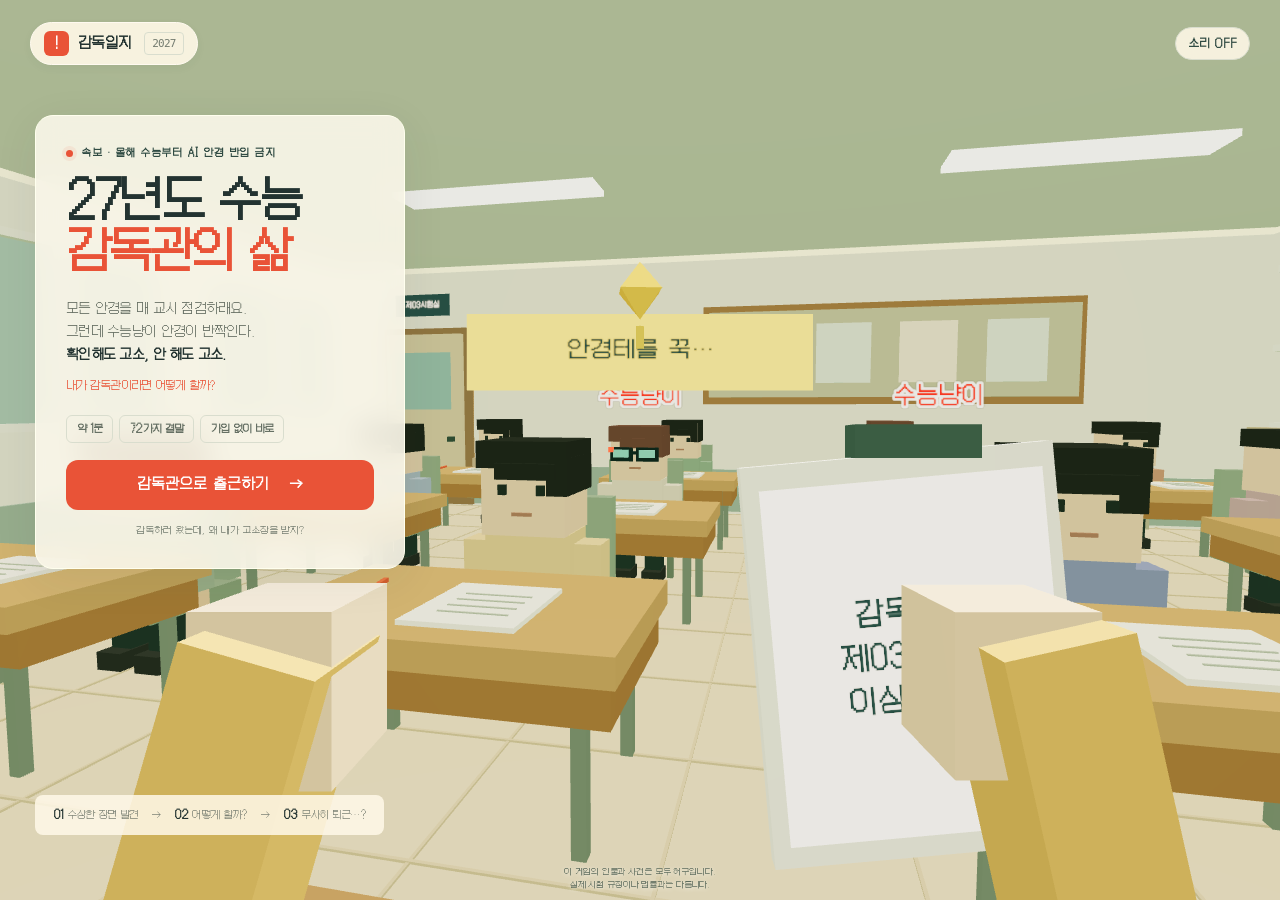
<file: index.html>
<!doctype html>
<html lang="ko">
<head>
<meta charset="utf-8"><meta name="viewport" content="width=device-width, initial-scale=1, viewport-fit=cover"><meta name="theme-color" content="#f5f2e9">
<title>27년도 수능 감독관의 삶</title>
<meta name="description" content="올해 수능부터 AI 안경 반입 금지. 감독관이 되어 수능냥이의 안경을 확인해 보세요. 확인해도, 모른 척해도 고소장이 날아오는 1인칭 3D 게임입니다.">
<meta property="og:title" content="27년도 수능 감독관의 삶"><meta property="og:description" content="AI 안경 확인하려다 고소, 그냥 둬도 고소. 너라면 어떻게 할래?"><meta property="og:type" content="website"><meta property="og:image" content="https://gwonsu829-gif.github.io/proctor-dilemma/og.png"><meta property="og:url" content="https://gwonsu829-gif.github.io/proctor-dilemma/">
<meta name="twitter:card" content="summary_large_image"><link rel="icon" type="image/svg+xml" href="icon.svg"><link rel="stylesheet" href="style.css"><link rel="stylesheet" href="world.css"><link rel="stylesheet" href="fps.css"><link rel="stylesheet" href="ending.css">
</head>
<body class="world-mode">
<div id="world" aria-label="감독관 1인칭 시점의 3D 시험장"><canvas id="world-canvas" aria-label="3D 수능 시험장"></canvas></div>
<div id="world-loading"><span class="load-mark">2027</span><b>시험장 들어가는 중…</b><small>감독관님, 오늘도 잘 부탁드립니다.</small></div>
<header class="mast"><a href="./" class="brand" aria-label="처음으로"><span class="brand-icon">!</span> 감독일지 <span class="edition">2027</span></a><button id="sound" class="icon-button" aria-label="효과음 켜기" aria-pressed="false">소리 OFF</button></header>
<main id="app"></main>
<footer>이 게임의 인물과 사건은 모두 허구입니다.<br>실제 시험 규정이나 법률과는 다릅니다.</footer>
<div id="toast" role="status" aria-live="polite"></div>
<dialog id="share-dialog"><form method="dialog"><button class="close" aria-label="닫기">×</button></form><h2>친구에게 결과 보내기</h2><p>아래 내용을 복사해 보내주세요.</p><textarea id="share-copy" readonly aria-label="공유 내용"></textarea><button id="copy-again" class="primary">공유 문구 복사</button></dialog>
<script src="story.js"></script><script src="app.js"></script><script type="module" src="firstperson.js"></script>
</body></html>
</file>
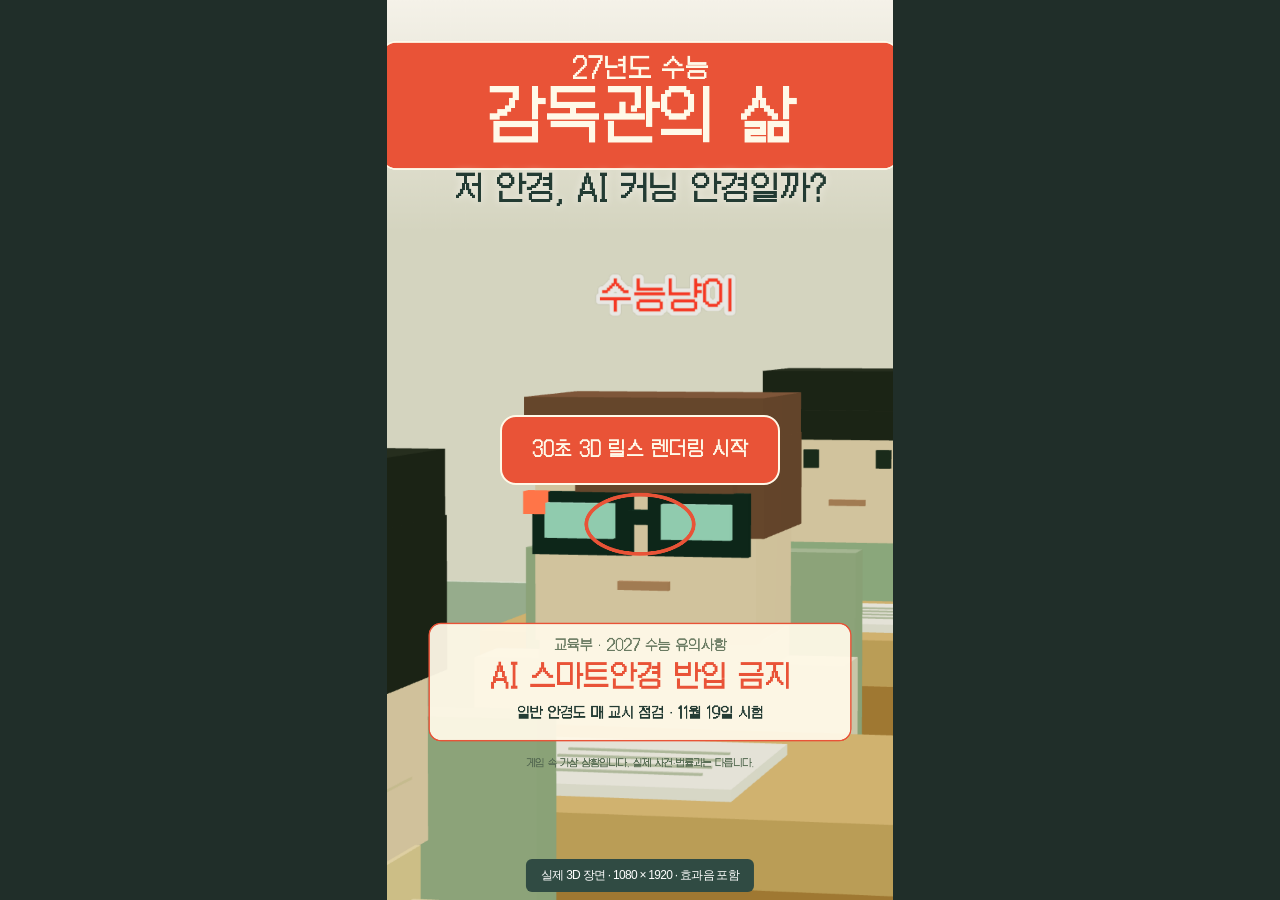
<file: reel.html>
<!doctype html><html lang="ko"><meta charset="utf-8"><meta name="viewport" content="width=device-width,initial-scale=1"><title>27년도 수능 감독관의 삶 · 릴스 스튜디오</title><link rel="stylesheet" href="style.css"><style>html,body{margin:0;width:100%;height:100%;overflow:hidden;background:#202e29}#world,#world-hud,#world-loading{position:fixed;left:-9999px;top:0;width:720px;height:1280px}#world-canvas{width:720px;height:1280px}#reel{display:block;width:auto;height:100dvh;max-width:100vw;margin:auto;object-fit:contain}#record{position:fixed;left:50%;top:50%;transform:translate(-50%,-50%);z-index:8;padding:20px 30px;background:#e95337;color:#fff9e8;font:900 18px GameSans,sans-serif;border:2px solid #fff9e8;border-radius:16px;cursor:pointer}#status{position:fixed;bottom:8px;left:50%;transform:translateX(-50%);background:#304b43;color:white;border-radius:6px;padding:8px 15px;font:12px sans-serif}#status a{color:#ffdf77}</style><div id="world"><canvas id="world-canvas"></canvas></div><div id="world-loading"></div><canvas id="reel" width="1080" height="1920"></canvas><button id="record">30초 3D 릴스 렌더링 시작</button><div id="status">실제 3D 장면 · 1080 × 1920 · 효과음 포함</div><script type="module" src="reel.js"></script></html>
</file>
<file: style.css>
@font-face{font-family:GameSans;src:url('font.woff2') format('woff2');font-display:swap}*{box-sizing:border-box} :root{--paper:#f5f2e9;--ink:#233331;--muted:#747c70;--red:#e95337;--green:#304b43;--line:#d9ddce;--yellow:#f3cb5b}body{margin:0;background:var(--paper);color:var(--ink);font-family:GameSans,'Malgun Gothic',system-ui,sans-serif;letter-spacing:-.045em}button,a{-webkit-tap-highlight-color:transparent}button{font:inherit;cursor:pointer}button:focus-visible,a:focus-visible,summary:focus-visible{outline:3px solid var(--red);outline-offset:4px}.mast{max-width:1080px;padding:24px 30px;margin:auto;display:flex;align-items:center;justify-content:space-between}.brand{color:var(--ink);text-decoration:none;font-weight:900;display:flex;align-items:center;gap:9px;font-size:17px}.brand-icon{width:25px;height:25px;display:grid;place-items:center;border-radius:6px;background:var(--red);color:white}.edition{font:11px ui-monospace,monospace;border:1px solid var(--line);padding:4px 7px;border-radius:4px;color:var(--muted);margin-left:4px}.icon-button{background:transparent;border:1px solid var(--line);border-radius:30px;padding:8px 12px;color:var(--muted);font-size:11px;font-weight:800}main{max-width:1000px;margin:18px auto 0;padding:0 28px;min-height:630px}h1,h2,p{margin:0}h1{font-size:clamp(40px,6vw,72px);line-height:1.13;font-weight:900;letter-spacing:-.075em}h1 em{font-style:normal;color:var(--red)}.eyebrow{font-size:11px;letter-spacing:.15em;font-weight:800;display:flex;align-items:center;gap:8px;margin-bottom:22px}.dot{width:7px;height:7px;border-radius:50%;background:var(--red);box-shadow:0 0 0 4px #e9533715}.hero{display:grid;grid-template-columns:1fr 1fr;align-items:center;gap:45px;padding:38px 0 14px}.lede{font-size:16px;line-height:1.8;margin:22px 0;color:#697166}.lede strong{color:var(--ink)}.primary{background:var(--red);border:0;color:white;border-radius:12px;min-height:54px;padding:16px 22px;font-weight:900;font-size:16px;display:flex;align-items:center;justify-content:center;gap:20px;transition:transform .15s,background .15s}.primary:hover{background:#ce4029;transform:translateY(-2px)}.hero .primary{width:100%}.small-note{color:var(--muted);font-size:11px;line-height:1.7;margin-top:13px;text-align:center;letter-spacing:-.02em}.chips{display:flex;gap:8px;flex-wrap:wrap;margin:24px 0}.chip{border:1px solid var(--line);padding:6px 10px;border-radius:6px;font-size:11px;font-weight:800;color:#667064}.scene-wrap{border:2px solid var(--ink);border-radius:18px;overflow:hidden;background:#d9e5d3;box-shadow:6px 7px 0 #23333112;position:relative}.scene-top{display:flex;justify-content:space-between;align-items:center;background:var(--green);color:#e9efe0;padding:12px 16px;font:10px ui-monospace,monospace;letter-spacing:.04em}.scene-top b{color:var(--yellow)}.scene-art{display:block;width:100%;height:auto}.scene-caption{padding:13px 15px;background:#fffbef;border-top:2px solid var(--ink);font-size:12px;text-align:center;font-weight:800}.scene-caption span{color:var(--red)}.sticker{position:absolute;right:12px;top:68px;transform:rotate(9deg);background:var(--yellow);padding:8px 10px;font-size:11px;font-weight:900;border:1.5px solid var(--ink);box-shadow:2px 2px 0 var(--ink)}.rule-strip{display:flex;border-top:1px solid var(--line);border-bottom:1px solid var(--line);padding:18px 0;gap:22px;margin-top:35px;color:#7d8377;font-size:12px;justify-content:center}.rule-strip b{color:var(--ink)}footer{padding:30px 24px;text-align:center;font-size:10px;color:#8a9085;line-height:1.9;letter-spacing:-.015em}.game{max-width:570px;margin:8px auto}.game-bar{display:flex;align-items:center;justify-content:space-between;margin:0 0 16px;font-size:11px;font-weight:800;color:var(--muted)}.steps{display:flex;gap:5px}.steps i{width:21px;height:5px;border-radius:3px;background:#d9ddce}.steps i.active{background:var(--red)}.game .scene-wrap{max-width:440px;margin:auto}.game .scene-art{max-height:265px}.story{padding:25px 0 18px}.story .kicker{font-size:10px;font-weight:900;color:var(--red);letter-spacing:.1em;margin-bottom:10px}.story h2{font-size:25px;line-height:1.45;letter-spacing:-.055em}.story p{font-size:13px;line-height:1.8;color:#72796e;margin-top:10px}.quote{background:#fffdf5;border:1px solid var(--line);border-radius:12px;padding:16px 18px;margin:15px 0 0;font-size:17px;font-weight:900;line-height:1.6;position:relative}.quote small{display:block;font-size:10px;color:var(--muted);font-weight:600;margin-top:6px}.choices{display:grid;gap:9px}.choice{width:100%;display:flex;align-items:center;text-align:left;gap:13px;border:1.5px solid #d1d8c8;background:#faf9f1;border-radius:11px;padding:14px 16px;min-height:58px;color:var(--ink);transition:transform .12s,border-color .12s,background .12s}.choice:hover{border-color:var(--green);background:#fff;transform:translateX(3px)}.choice .key{display:grid;place-items:center;min-width:25px;height:25px;border:1px solid #d9ddce;border-radius:6px;font:11px monospace;color:var(--muted)}.choice .txt{flex:1;font-size:14px;font-weight:900}.choice .txt small{display:block;font-size:10px;font-weight:500;color:var(--muted);margin-top:4px}.choice .arrow{color:#9ba191}.progress-note{font-size:10px;color:var(--muted);text-align:center;margin-top:15px}.notice{display:flex;gap:10px;background:#edeedf;padding:13px;border-radius:8px;font-size:11px;line-height:1.7;margin-bottom:15px}.notice strong{white-space:nowrap}.result{max-width:520px;margin:10px auto;text-align:center}.result-top{font-size:11px;color:var(--muted);letter-spacing:.08em;margin-bottom:15px}.document{background:#fffdf5;text-align:left;border:1px solid #d0d4c5;box-shadow:5px 6px 0 #2333310d;padding:30px 27px;position:relative;overflow:hidden}.document:before{content:'';position:absolute;top:0;left:0;right:0;height:5px;background:repeating-linear-gradient(90deg,var(--red) 0 17px,transparent 17px 27px)}.doc-head{display:flex;justify-content:space-between;font-size:9px;font-weight:700;letter-spacing:.05em;color:var(--muted);border-bottom:1px solid var(--line);padding-bottom:15px;margin-bottom:25px}.document h1{font-size:38px;line-height:1.25;max-width:300px;margin-bottom:22px}.stamp{position:absolute;right:22px;top:65px;transform:rotate(-12deg);color:var(--red);border:4px double var(--red);font-size:24px;font-weight:900;padding:6px 10px;opacity:.88;animation:stamp .4s cubic-bezier(.2,.8,.3,1) both}.label{font-size:10px;color:var(--muted);font-weight:800;margin:17px 0 6px}.evidence{font-size:14px;font-weight:800;line-height:1.6;padding:13px;background:#eeefe4;border-left:3px solid var(--green)}.charge{color:var(--red);font-size:23px;font-weight:900}.explain{font-size:12px;line-height:1.85;color:#737a6e;margin-top:9px}.final-quote{margin-top:18px;border-top:1px dashed var(--line);padding-top:15px;font-size:13px;font-weight:900;line-height:1.7}.doc-bottom{display:flex;justify-content:space-between;margin-top:25px;font:10px monospace;color:var(--muted)}.result-actions{display:grid;gap:9px;margin-top:20px}.secondary{background:transparent;border:1.5px solid #cbd3c1;border-radius:11px;min-height:47px;font-size:13px;font-weight:800;color:var(--ink);padding:12px}.action-row{display:grid;grid-template-columns:1fr 1fr;gap:9px}.collection{margin-top:24px;text-align:left;border-top:1px solid var(--line);padding-top:18px}.collection summary{cursor:pointer;font-size:12px;font-weight:800}.ending-grid{display:grid;grid-template-columns:repeat(3,1fr);gap:7px;margin-top:13px}.ending-cell{border:1px solid var(--line);padding:10px 6px;border-radius:7px;font-size:10px;text-align:center;color:#949b8d;background:#eeefe7}.ending-cell.found{color:var(--green);background:#dfe8d6;font-weight:800}.challenge{background:#e2e9d8;border:1px solid #c4d2b7;padding:13px;border-radius:8px;font-size:12px;line-height:1.6;margin-bottom:22px}.challenge b{color:var(--red)}#toast{position:fixed;bottom:35px;left:50%;transform:translate(-50%,20px);background:var(--ink);color:white;max-width:90%;width:max-content;padding:12px 18px;border-radius:9px;font-size:12px;opacity:0;transition:.2s;pointer-events:none;z-index:5}#toast.show{opacity:1;transform:translate(-50%,0)}dialog{border:1px solid var(--line);border-radius:16px;padding:28px;max-width:430px;width:90%;background:var(--paper);color:var(--ink)}dialog::backdrop{background:#23333199}dialog p{font-size:13px;margin:12px 0;color:var(--muted)}dialog textarea{width:100%;height:150px;border:1px solid var(--line);padding:12px;font:13px GameSans,system-ui;resize:none;line-height:1.7}dialog .primary{width:100%;margin-top:12px}.close{position:absolute;right:13px;top:7px;background:none;border:0;font-size:25px;color:var(--muted)}.enter{animation:enter .25s ease-out}@keyframes enter{from{opacity:0;transform:translateY(8px)}to{opacity:1;transform:translateY(0)}}@keyframes stamp{from{opacity:0;transform:rotate(-12deg) scale(2)}to{opacity:.88;transform:rotate(-12deg) scale(1)}}.floating{animation:float 2s ease-in-out infinite}.blink{animation:blink 1.6s steps(2,end) infinite}@keyframes float{50%{transform:translateY(-4px)}}@keyframes blink{50%{opacity:.35}}@media(min-width:760px){.game{padding-top:8px}.game .story h2{font-size:27px}}@media(max-width:700px){.mast{padding:17px 20px}main{padding:0 20px;margin-top:0;min-height:0}.hero{grid-template-columns:1fr;gap:24px;padding:22px 0 6px}.hero-text{text-align:center}.eyebrow{justify-content:center;margin-bottom:17px}h1{font-size:48px}.lede{font-size:14px;margin:16px 0 19px}.chips{justify-content:center;margin:18px 0}.hero .scene-wrap{max-width:370px;width:100%;margin:auto;grid-row:2}.hero .scene-art{max-height:245px}.rule-strip{gap:12px;font-size:10px;margin-top:25px;flex-wrap:wrap}.game{margin-top:9px}.game .scene-art{max-height:210px}.game .scene-top{padding:9px 12px}.game .scene-caption{padding:10px;font-size:10px}.story{padding:20px 0 14px}.story h2{font-size:23px}.story p{font-size:12px}.choice{min-height:54px;padding:12px 13px}.document{padding:26px 20px}.document h1{font-size:33px;max-width:240px}.stamp{font-size:20px;right:16px}.result{margin-top:15px}.quote{font-size:15px;padding:13px 15px}footer{padding:26px 20px 22px}}@media(prefers-reduced-motion:reduce){*,*:before,*:after{animation:none!important;transition:none!important;scroll-behavior:auto!important}}
</file>
<file: world.css>
html,body.world-mode{width:100%;height:100%;overflow:hidden;overscroll-behavior:none}body.world-mode{background:#e7e5ce}#world{position:fixed;inset:0;z-index:0}#world canvas{display:block;width:100%;height:100%;touch-action:none}#world-loading{position:fixed;inset:0;z-index:20;background:#f5f2e9;display:flex;align-items:center;justify-content:center;flex-direction:column;gap:18px;transition:opacity .5s}#world-loading.loaded{opacity:0;pointer-events:none}.load-mark{background:#e95337;color:#fff9e6;padding:16px 22px;border-radius:12px;font-size:35px;font-weight:900;transform:rotate(-6deg)}#world-loading small{color:#747c70}.world-mode .mast{position:relative;z-index:4;max-width:none;padding:22px 30px;pointer-events:none}.mast>*{pointer-events:auto}.world-mode .brand{background:#fff9e8dd;border:1px solid #fffaf0;border-radius:30px;padding:8px 13px;font-size:14px;box-shadow:0 3px 10px #304b430c}.world-mode .icon-button{background:#fff9e8e0;backdrop-filter:blur(10px);color:#304b43}.world-mode main{position:fixed;inset:0;z-index:2;padding:0;max-width:none;margin:0;pointer-events:none;min-height:0}.world-mode .scene-wrap{display:none}.world-mode main button,.world-mode main a,.world-mode main details,.world-mode main .document{pointer-events:auto}.world-mode footer{position:fixed;bottom:8px;left:0;right:0;z-index:4;font-size:8px;padding:0;color:#5d6c5d;pointer-events:none;line-height:1.6;text-shadow:0 1px 4px #f5f2e9}.world-mode .hero{display:block;position:absolute;left:35px;top:115px;width:370px;padding:30px;border-radius:18px;border:1px solid #ffffee;background:#faf7e9ed;box-shadow:0 10px 45px #243b3212;backdrop-filter:blur(14px)}.world-mode .hero h1{font-size:45px}.world-mode .eyebrow{font-size:10px;margin-bottom:17px;letter-spacing:.05em}.world-mode .hero .lede{font-size:14px;margin:19px 0}.world-mode .hero .chips{gap:6px;margin:17px 0}.world-mode .hero .chip{font-size:10px}.world-mode .hero .primary{font-size:14px;padding:14px;min-height:50px}.world-mode .hero .small-note{font-size:9px}.world-mode .rule-strip{position:absolute;left:35px;bottom:65px;background:#fff9e8db;border-radius:8px;border:0;padding:13px 18px;margin:0;font-size:10px;gap:13px}.world-mode .hero~.small-note{display:none}.world-mode .game{position:absolute;right:30px;top:100px;bottom:60px;overflow:auto;scrollbar-width:thin;width:390px;max-width:calc(100% - 40px);background:#faf8eded;border:1px solid #fffced;box-shadow:0 12px 50px #243b3226;border-radius:18px;padding:21px;pointer-events:auto;backdrop-filter:blur(12px)}.world-mode .story{padding:11px 0 16px}.world-mode .story h2{font-size:22px}.world-mode .story p{font-size:12px}.world-mode .choice{font-size:13px;padding:12px}.world-mode .choice .txt{font-size:13px}.world-mode .choice .txt small{font-size:10px}.world-mode .game-bar{margin:0 0 11px}.world-mode .progress-note{font-size:9px;line-height:1.6}.world-mode .quote{font-size:14px}.world-mode .result{position:absolute;right:30px;top:85px;bottom:45px;overflow:auto;pointer-events:auto;width:450px;padding:0 10px 20px;max-width:calc(100% - 35px);scrollbar-width:thin}.world-mode .result-top{background:#faf8eddd;padding:10px;border-radius:6px;font-size:10px}.world-mode .document{background:#fffcef;box-shadow:0 15px 50px #243b3226;border-radius:4px}.world-mode .document h1{font-size:32px}.world-mode .result-actions{background:#faf8eddd;padding:12px;border-radius:12px;margin-top:13px}.world-mode .result-actions .primary{font-size:14px}.world-mode .result .small-note,.world-mode .collection{background:#faf8edee;padding:12px;border-radius:8px}.world-mode .collection{border-top:0;margin-top:13px}.world-mode .roam-heading{position:absolute;top:105px;left:35px;pointer-events:none}.roam-heading h1{font-size:38px}.roam-heading p{margin-top:14px;font-size:12px;color:#5b6c5b;background:#fff9e8b8;padding:8px 10px;border-radius:5px}.roam-heading .eyebrow{font-size:10px}#world-hud{position:fixed;inset:0;pointer-events:none;z-index:3;display:none}#world-hud.active{display:block}.mission{position:absolute;top:24px;left:50%;transform:translateX(-50%);display:flex;gap:10px;align-items:center;background:#fff9e9ed;border:1px solid #fffef3;padding:12px 19px;border-radius:12px;box-shadow:0 5px 15px #304b4310}.mission b{font-size:12px}.mission small{display:block;font-size:10px;margin-top:5px;color:#73806b}.mission-dot{height:11px;width:11px;background:#efb937;border-radius:50%;box-shadow:0 0 0 5px #efb93725}.inspect{position:absolute;bottom:75px;right:35px;pointer-events:auto;background:#304b43;border:2px solid #fff7dc;color:#fff9e8;padding:17px 20px;font-weight:900;font-size:14px;border-radius:14px;box-shadow:0 6px 0 #1c352a55}.inspect span{margin-left:16px}.inspect.near{background:#e95337}.move-help{position:absolute;left:145px;bottom:85px;font-size:10px;color:#53674f;line-height:1.8;text-shadow:0 1px 3px #fff6e5}#joystick{position:absolute;bottom:60px;left:35px;width:96px;height:96px;border:2px solid #fff8e1c0;border-radius:50%;background:#304b431c;pointer-events:auto;touch-action:none;display:grid;place-items:center;box-shadow:inset 0 0 0 8px #fff9e824}#stick{width:44px;height:44px;background:#fff9e9dd;border:2px solid #304b4340;border-radius:50%;box-shadow:0 4px 8px #304b4330}#recenter{position:absolute;right:35px;top:95px;width:38px;height:38px;pointer-events:auto;border:1px solid #fffae4;background:#fff9e8cd;border-radius:10px;color:#304b43;font-size:23px}#speech{position:absolute;left:50%;top:27%;transform:translateX(-50%) translateY(10px);background:#fff8e6;color:#304b43;padding:13px 18px;border:2px solid #304b43;border-radius:12px;box-shadow:3px 4px 0 #304b4320;font-size:13px;opacity:0;transition:.2s;max-width:80%;width:max-content}#speech.show{opacity:1;transform:translateX(-50%) translateY(0)}body[data-phase=result] #world:after{content:'';position:absolute;inset:0;background:#263d3518;pointer-events:none}@media(max-width:700px){.world-mode .mast{padding:14px 16px}.world-mode .brand{font-size:12px;padding:7px 10px;gap:7px}.world-mode .brand-icon{width:21px;height:21px}.world-mode .edition{font-size:9px}.world-mode .icon-button{font-size:10px;padding:8px 10px}.world-mode .hero{inset:88px 16px auto;width:auto;padding:0;background:none;box-shadow:none;border:0;backdrop-filter:none;text-align:center;pointer-events:none}.world-mode .hero-text{position:relative;text-align:center}.world-mode .hero h1{font-size:36px;text-shadow:0 2px 0 #fbf7e5}.world-mode .hero .eyebrow{font-size:9px;justify-content:center;margin-bottom:10px}.world-mode .hero .lede{font-size:12px;line-height:1.7;margin:12px 0}.world-mode .hero .lede br:first-of-type{display:none}.world-mode .hero .lede{display:none}.world-mode .hero .chips{position:fixed;left:0;right:0;bottom:133px;justify-content:center;margin:0}.world-mode .hero .chip{font-size:9px;background:#fff9e8d9;border:1px solid #fff9e8}.world-mode .hero .primary{position:fixed;bottom:65px;left:21px;right:21px;width:calc(100% - 42px);font-size:15px;min-height:54px;box-shadow:0 5px 0 #b3402e44;pointer-events:auto}.world-mode .hero .small-note{position:fixed;bottom:41px;left:0;right:0;font-size:9px;color:#53674f;margin:0}.world-mode .rule-strip{display:none}.world-mode .hero .challenge{font-size:10px;position:fixed;bottom:174px;left:25px;right:25px;padding:9px;background:#fff9e8ed;pointer-events:auto}.world-mode .game{top:auto;bottom:39px;left:12px;right:12px;width:auto;max-width:none;max-height:56dvh;border-radius:17px;padding:17px 17px 15px;margin:0;background:#fcf9efed}.world-mode .game-bar{font-size:9px;margin-bottom:8px}.world-mode .story{padding:6px 0 12px}.world-mode .story .kicker{font-size:9px;margin-bottom:7px}.world-mode .story h2{font-size:19px}.world-mode .story p{font-size:11px;line-height:1.7;margin-top:7px}.world-mode .choices{gap:7px}.world-mode .choice{padding:10px 12px;min-height:47px;border-radius:9px}.world-mode .choice .txt{font-size:12px}.world-mode .choice .txt small{font-size:9px;margin-top:3px}.world-mode .choice .key{width:21px;height:21px;min-width:21px;font-size:10px}.world-mode .progress-note{margin-top:9px;font-size:8px}.world-mode .quote{padding:10px 12px;font-size:13px;margin-top:10px}.world-mode .quote small{font-size:9px}.world-mode .result{top:78px;bottom:38px;left:12px;right:12px;width:auto;max-width:none;padding:0 4px 12px;margin:0}.world-mode .document{padding:23px 19px}.world-mode .document h1{font-size:30px}.world-mode .doc-head{font-size:8px;margin-bottom:20px}.world-mode .evidence{font-size:12px}.world-mode .charge{font-size:21px}.world-mode .explain{font-size:11px}.world-mode .final-quote{font-size:12px}.world-mode .stamp{font-size:18px;top:65px;right:15px}.world-mode footer{font-size:7px;bottom:7px}.world-mode .roam-heading{top:82px;left:20px;right:20px;text-align:center}.roam-heading h1{font-size:25px}.roam-heading h1 br{display:none}.roam-heading .eyebrow{justify-content:center;font-size:8px;margin-bottom:7px}.roam-heading p{display:none}.mission{top:157px;left:50%;padding:9px 12px;width:max-content;max-width:90%;border-radius:9px}.mission b{font-size:10px}.mission small{font-size:8px;margin-top:3px}.mission-dot{height:8px;width:8px}#joystick{bottom:65px;left:20px;width:88px;height:88px}#stick{width:39px;height:39px}.inspect{right:20px;bottom:78px;padding:15px 13px;font-size:11px;border-radius:12px}.inspect span{margin-left:10px}.move-help{left:22px;bottom:40px;font-size:7px;line-height:1.5}#recenter{right:16px;top:205px;width:34px;height:34px;font-size:20px}#speech{top:27%;font-size:11px;padding:10px 12px;z-index:5}}@media(max-height:700px) and (max-width:700px){.world-mode .hero{top:76px}.world-mode .hero h1{font-size:30px}.world-mode .game{max-height:61dvh}.world-mode .game .story p{display:none}.world-mode .game .progress-note{display:none}.world-mode .choice{min-height:43px}.world-mode .story h2{font-size:17px}.world-mode .roam-heading{top:78px}.mission{top:140px}}

.world-mode h1[tabindex],.world-mode h2[tabindex]{outline:none}
</file>
<file: fps.css>
#crosshair{position:absolute;left:50%;top:46%;transform:translate(-50%,-50%);font:22px monospace;color:#fff8e6bb;text-shadow:0 1px 3px #304b43;pointer-events:none}.world-mode .hero{background:#faf7e9e8}.world-mode .hero-text .eyebrow{color:#304b43}.world-mode .roam-heading{top:105px}.roam-heading h1{font-size:28px}.roam-heading p{font-size:10px}.world-mode .mast .brand{background:#fff9e8e6}.world-mode .game{background:#faf8edf5}.world-mode .document h1{padding-right:75px;font-size:29px;max-width:none}.world-mode .stamp{top:70px;font-size:18px}.world-mode .hero .lede{font-size:13px}.world-mode .hero .lede:after{content:'내가 감독관이라면 어떻게 할까?';display:block;color:#e95337;font-size:11px;margin-top:8px}@media(max-width:700px){.world-mode .hero{background:none}.world-mode .hero h1{font-size:32px;display:inline-block;background:#faf7e9de;padding:13px 21px;border-radius:12px;box-shadow:0 3px 18px #304b430d}.world-mode .hero .eyebrow{background:#faf7e9c9;padding:6px 11px;border-radius:20px;width:max-content;margin:0 auto 10px}.world-mode .hero .chips{bottom:140px}.world-mode .hero .small-note{color:#fff9e8;text-shadow:0 1px 4px #304b43}.world-mode .roam-heading{top:81px}.roam-heading h1{font-size:21px;background:#faf7e9d9;display:inline-block;padding:8px 13px;border-radius:8px}.mission{top:149px}.move-help{color:#fff9e8;text-shadow:0 1px 4px #304b43}.world-mode footer{color:#f9f5e6;text-shadow:0 1px 4px #304b43}.world-mode .result footer{color:#5d6c5d}.world-mode .document h1{font-size:27px;padding-right:60px}.world-mode .stamp{font-size:17px;right:14px}.world-mode .result-top{background:#faf8edf0}}

.incident-tabs{position:absolute;top:105px;left:50%;transform:translateX(-50%);display:flex;gap:5px;pointer-events:auto;background:#fff9e8dd;padding:5px;border-radius:12px;white-space:nowrap}.incident-tabs button{border:0;background:transparent;color:#67775f;border-radius:7px;padding:8px 11px;font-size:10px;font-weight:800}.incident-tabs button.selected{background:#e95337;color:#fff9e8}@media(max-width:700px){.incident-tabs{top:205px;gap:3px;padding:4px}.incident-tabs button{font-size:9px;padding:7px 9px}#recenter{top:252px}}

.story h2,.document h1,.choice .txt,.charge,.explain,.evidence,.quote{word-break:keep-all;overflow-wrap:break-word}.world-mode .document h1{padding-right:112px}@media(max-width:700px){.world-mode .document h1{padding-right:100px}}

/* Translucent choice panel so the 3D classroom and the 수능냥이 stay visible behind it. */
.world-mode .game{background:rgba(250,248,237,.6)!important;-webkit-backdrop-filter:blur(2px);backdrop-filter:blur(2px)}
.world-mode .game .choice,.world-mode .game .quote{background:rgba(255,253,244,.55)!important}

/* Lawsuit slam: flash, shout and a complaint form that slams down, then a red seal. */
#slam{position:fixed;inset:0;z-index:40;pointer-events:none}
#slam[hidden]{display:none}
#slam .slam-flash{position:absolute;inset:0;background:#fff;opacity:0}
#slam .slam-shout{position:absolute;left:50%;top:26%;transform:translate(-50%,-50%);font:900 clamp(44px,11vw,84px) GameSans,'Malgun Gothic',sans-serif;color:#e02a1c;-webkit-text-stroke:2px #fff9e8;text-shadow:3px 3px 0 #fff9e8,-3px -3px 0 #fff9e8,3px -3px 0 #fff9e8,-3px 3px 0 #fff9e8;white-space:nowrap}
#slam .slam-doc{position:absolute;left:50%;bottom:9%;width:min(84vw,420px);padding:22px 26px 18px;background:#fffdf5;border:2px solid #2a2a2a;outline:6px solid #fffdf5;box-shadow:0 18px 40px #0007;color:#111;font-family:'Malgun Gothic',sans-serif;transform:translateX(-50%) rotate(-2.6deg)}
#slam .slam-doc h3{margin:0 0 12px;text-align:center;font-size:clamp(28px,7vw,40px);letter-spacing:.3em;border-bottom:3px solid #1b1b1b;padding-bottom:8px}
#slam dl{display:grid;grid-template-columns:auto 1fr;gap:8px 16px;margin:0 0 12px;font-size:clamp(14px,3.6vw,18px)}
#slam dt{color:#666}#slam dd{margin:0;font-weight:800;border-bottom:1px solid #cfcfcf}
#slam small{color:#777}
#slam .slam-seal{position:absolute;right:18px;bottom:14px;width:92px;height:92px;border-radius:50%;border:5px solid #d8261b;box-shadow:inset 0 0 0 3px #fffdf5,inset 0 0 0 5px #d8261b;color:#d8261b;display:grid;place-content:center;text-align:center;font-size:28px;line-height:1;transform:rotate(-13deg);opacity:0}
#slam .slam-seal i{display:block;font-style:normal;font-size:14px;margin-top:4px}
#slam.go .slam-flash{animation:slam-flash .5s ease-out}
#slam.go .slam-doc{animation:slam-doc .45s cubic-bezier(.2,.9,.3,1.2) both}
#slam.go .slam-seal{animation:slam-seal .18s .38s ease-in both}
#slam.go .slam-shout{animation:slam-shout .09s linear infinite}
@keyframes slam-flash{0%{opacity:.8}25%{opacity:0}76%{opacity:0}84%{opacity:.6}100%{opacity:0}}
@keyframes slam-doc{0%{transform:translateX(-50%) rotate(-2.6deg) scale(2.3);opacity:.2}35%{transform:translateX(-50%) rotate(-2.6deg) scale(1);opacity:1}55%{transform:translateX(-50%) rotate(-2.6deg) scale(1.04)}100%{transform:translateX(-50%) rotate(-2.6deg) scale(1)}}
@keyframes slam-seal{0%{transform:rotate(-13deg) scale(2.6);opacity:.2}100%{transform:rotate(-13deg) scale(1);opacity:.95}}
@keyframes slam-shout{0%{transform:translate(-50%,-50%) rotate(-3deg)}50%{transform:translate(calc(-50% + 5px),calc(-50% - 3px)) rotate(3deg)}100%{transform:translate(-50%,-50%) rotate(-3deg)}}
@media (prefers-reduced-motion: reduce){#slam.go .slam-shout,#slam.go .slam-flash{animation:none}}
</file>
<file: ending.css>
body.ending-playing main .result{visibility:hidden;pointer-events:none}body.ending-playing .mast{opacity:.28;pointer-events:none}body.ending-playing footer{opacity:.45}.ending-overlay{position:fixed;inset:0;z-index:12;pointer-events:none;color:#fff8e7;overflow:hidden}.ending-overlay[hidden]{display:none}.ending-vignette{position:absolute;inset:0;background:radial-gradient(ellipse at center,transparent 28%,#1b241659 100%);box-shadow:inset 0 0 140px #14231b44}.ending-shock{position:absolute;inset:0;opacity:0;background:#e95337;animation:ending-shock .45s ease-out}.ending-letter{position:absolute;top:24%;left:50%;transform:translate(-50%,-50%) rotate(-7deg);width:340px;max-width:82%;border:5px double #e95337;background:#fff8e9f5;box-shadow:8px 10px 0 #23333133;padding:22px 18px;text-align:center;color:#e95337;animation:ending-stamp .45s cubic-bezier(.2,.7,.3,1) both}.ending-letter small{display:block;font-size:11px;color:#65735c;margin-bottom:10px}.ending-letter b{display:block;font-size:38px;font-weight:900}.ending-letter span{display:block;margin-top:12px;font-size:13px;font-weight:800;color:#3b4e3f;word-break:keep-all}.ending-overlay:not([data-stage=notice]) .ending-letter{opacity:0;transition:opacity .35s}.ending-lens{position:absolute;inset:0;opacity:0;transition:opacity .5s}.ending-overlay[data-stage=cry] .ending-lens,.ending-overlay[data-stage=scream] .ending-lens{opacity:1}.ending-lens i{position:absolute;left:var(--x);top:10%;width:6px;height:36px;background:linear-gradient(#b8f1ff11,#b8f1ffa0);border-radius:80% 30% 70% 70%;box-shadow:0 0 8px #c9f6ff55;animation:ending-tear var(--speed) var(--delay) linear infinite}#ending-caption{position:absolute;top:64%;left:50%;transform:translateX(-50%);width:90%;text-align:center;font-size:clamp(23px,4vw,42px);font-weight:900;line-height:1.45;letter-spacing:-.06em;word-break:keep-all;text-shadow:3px 3px 0 #26392c,-1px -1px 0 #26392c,0 3px 15px #152317}.ending-overlay[data-stage=scream] #ending-caption{top:51%;font-size:clamp(52px,10vw,110px);color:#fff0c8;animation:ending-scream .09s linear infinite alternate}.ending-subtitle{position:absolute;bottom:105px;left:15%;right:15%;text-align:center;font-size:11px;color:#fff9e0;text-shadow:0 2px 4px #152317;line-height:1.8;word-break:keep-all}#ending-skip{position:absolute;right:22px;bottom:35px;pointer-events:auto;border:1px solid #fff9e999;background:#20372fe6;color:#fff9e8;font-size:13px;font-weight:800;min-height:46px;padding:12px 18px;border-radius:11px;box-shadow:0 3px 0 #172b22}#ending-skip:focus-visible{outline:3px solid #ffd46d;outline-offset:4px}body.ending-playing #world{filter:saturate(.82)}@keyframes ending-shock{0%{opacity:.38}100%{opacity:0}}@keyframes ending-stamp{0%{opacity:0;transform:translate(-50%,-50%) rotate(-7deg) scale(2)}100%{opacity:1;transform:translate(-50%,-50%) rotate(-7deg) scale(1)}}@keyframes ending-tear{0%{transform:translateY(-120px);opacity:0}20%{opacity:.75}100%{transform:translateY(80vh);opacity:0}}@keyframes ending-scream{from{transform:translateX(calc(-50% - 3px)) rotate(-2deg)}to{transform:translateX(calc(-50% + 3px)) rotate(2deg)}}@media(max-width:700px){.ending-letter{top:27%;padding:20px 14px}.ending-letter b{font-size:33px}#ending-caption{top:60%;font-size:26px}.ending-overlay[data-stage=scream] #ending-caption{top:48%;font-size:59px}.ending-subtitle{font-size:9px;bottom:103px;left:8%;right:8%}#ending-skip{bottom:42px;right:18px;font-size:12px}.ending-lens i{width:4px;height:30px}}@media(prefers-reduced-motion:reduce){.ending-shock{display:none}.ending-letter,.ending-lens i,.ending-overlay[data-stage=scream] #ending-caption{animation:none!important}.ending-lens{display:none}}

.ending-overlay:not([data-stage=notice]) .ending-letter{animation:none;opacity:0}#ending-caption{font-family:"Malgun Gothic",system-ui,sans-serif;color:#fff5d2;-webkit-text-stroke:1px #26392c;paint-order:stroke fill;text-shadow:2px 3px 0 #26392c,0 3px 15px #152317}.ending-overlay[data-stage=scream] #ending-caption{-webkit-text-stroke:2px #26392c}
</file>
